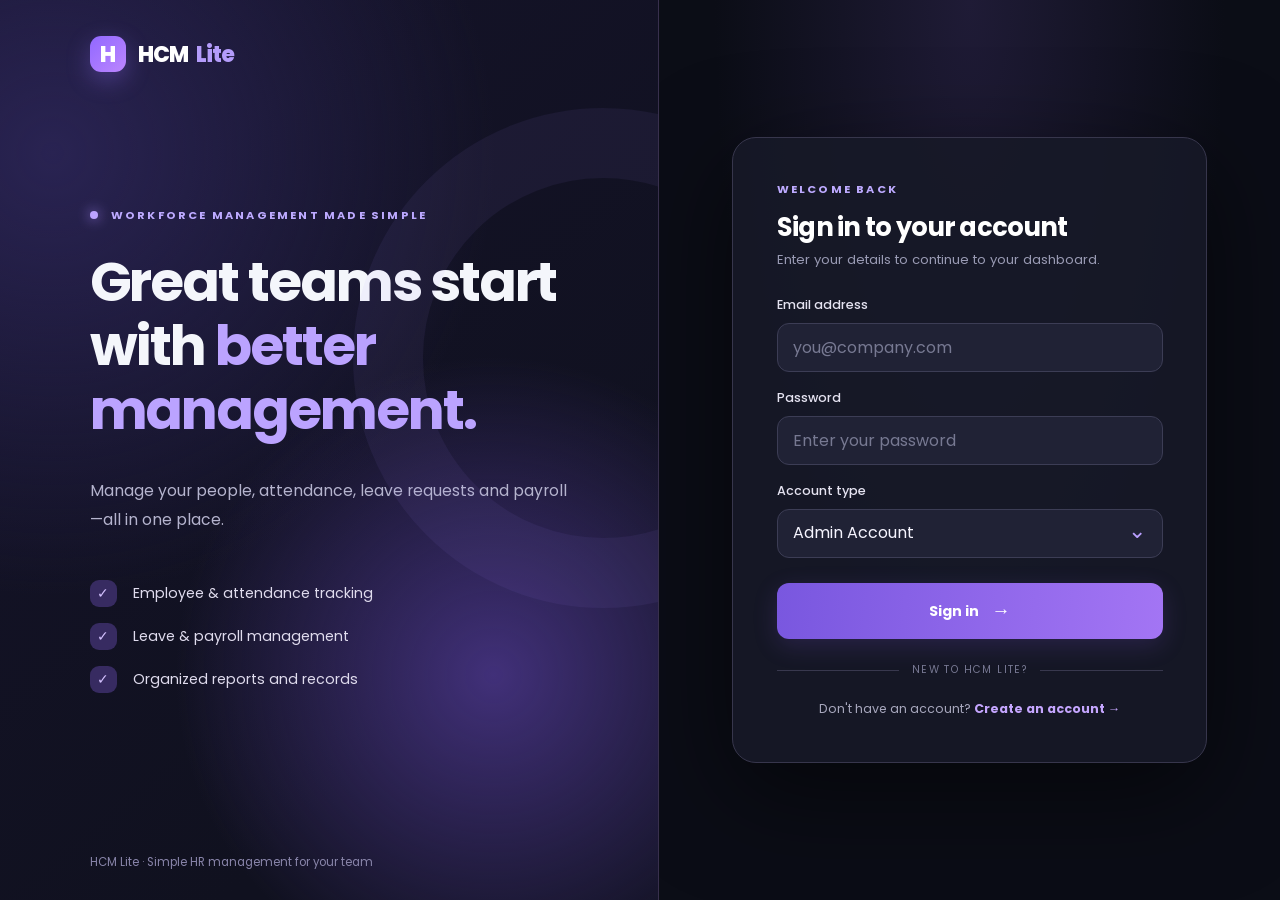
<file: index.html>
<!doctype html>
<html lang="en">

<head>
    <meta charset="UTF-8">
    <meta name="viewport" content="width=device-width,initial-scale=1">
    <title>Sign In | HCM Lite</title>
    <link rel="preconnect" href="https://fonts.googleapis.com">
    <link rel="preconnect" href="https://fonts.gstatic.com" crossorigin>
    <link href="https://fonts.googleapis.com/css2?family=Poppins:wght@400;500;600;700;800&display=swap"
        rel="stylesheet">
    <link rel="stylesheet" href="style.css">
</head>

<body class="auth-page">
    <main class="auth-layout">
        <aside class="auth-intro">
            <div class="brand-mark"><span class="brand-icon">H</span> HCM <span class="brand-light">Lite</span></div>
            <div class="eyebrow"><span class="live-dot"></span> WORKFORCE MANAGEMENT MADE SIMPLE</div>
            <h1>Great teams start with <em>better management.</em></h1>
            <p>Manage your people, attendance, leave requests and payroll—all in one place.</p>
            <div class="feature-list">
                <div><span>✓</span> Employee & attendance tracking</div>
                <div><span>✓</span> Leave & payroll management</div>
                <div><span>✓</span> Organized reports and records</div>
            </div>
            <div class="auth-foot">HCM Lite · Simple HR management for your team</div>
        </aside>
        <section class="auth-panel">
            <div class="auth-card">
                <div class="mobile-brand">HCM <span>Lite</span></div>
                <div class="auth-eyebrow">WELCOME BACK</div>
                <h2>Sign in to your account</h2>
                <p class="subtitle">Enter your details to continue to your dashboard.</p>
                <form id="loginForm"><label for="email">Email address</label><input id="email" type="email"
                        autocomplete="username" placeholder="you@company.com" required><label
                        for="password">Password</label><input id="password" type="password"
                        autocomplete="current-password" placeholder="Enter your password" required><label
                        for="loginRole">Account type</label>
                    <div class="select-holder"><select id="loginRole" required>
                            <option value="admin">Admin Account</option>
                            <option value="employee">Employee Account</option>
                        </select></div><button type="submit" class="primary-action">Sign in <span
                            aria-hidden="true">→</span></button>
                </form>
                <p id="message" role="status" aria-live="polite"></p>
                <div class="auth-divider"><span>NEW TO HCM LITE?</span></div>
                <p class="auth-switch">Don't have an account? <a href="signup.html">Create an account →</a></p>
            </div>
        </section>
    </main>
    <script src="storage.js"></script>
    <script src="app.js"></script>
</body>

</html>
</file>
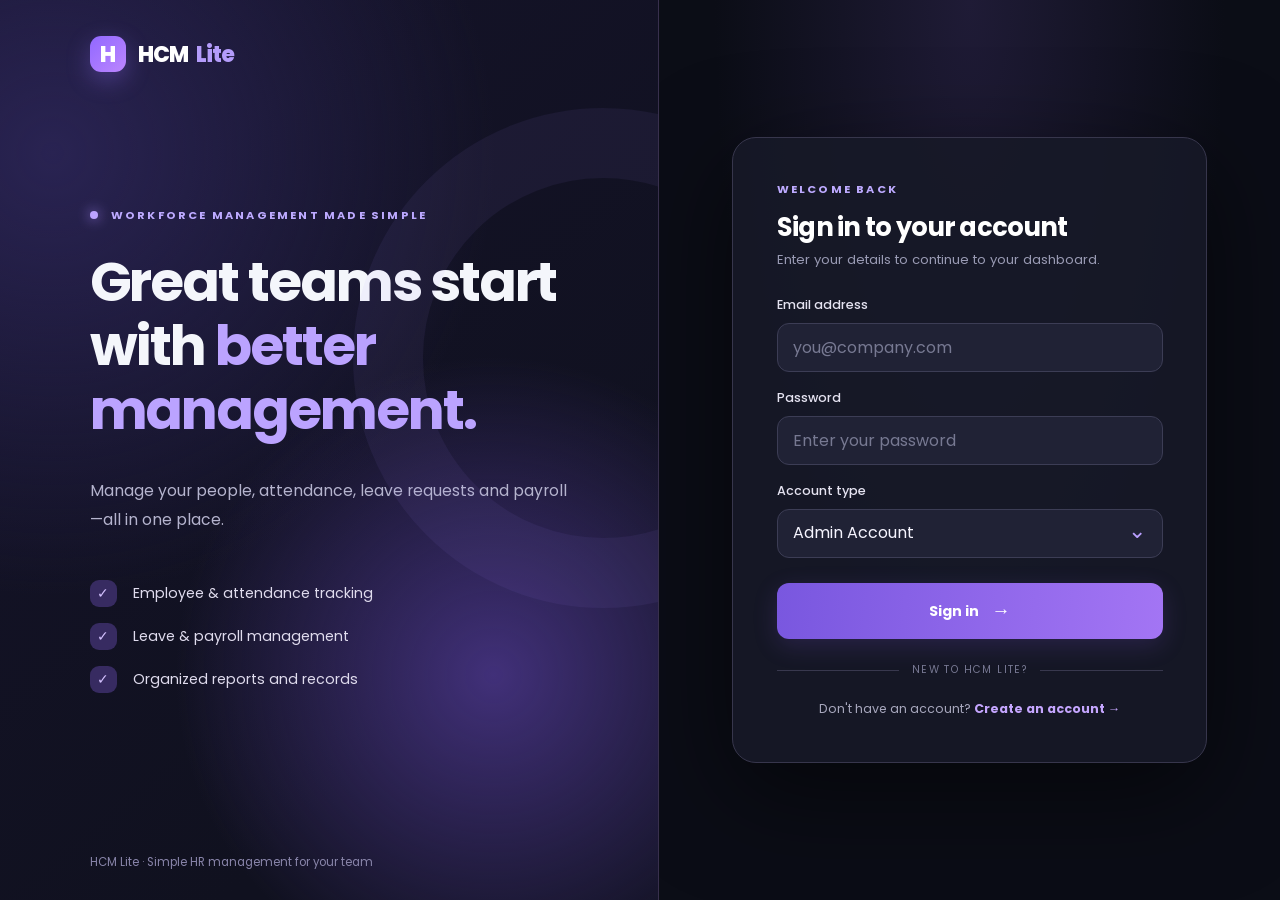
<file: admin.html>
<!doctype html>
<html lang="en">
  <head>
    <meta charset="UTF-8" />
    <meta name="viewport" content="width=device-width, initial-scale=1.0" />
    <title>Admin Dashboard | HCM Lite</title>
    <script>
      try {
        var s = JSON.parse(localStorage.getItem("hcm_session"));
        if (!s || s.role !== "admin") location.replace("index.html");
      } catch (e) {
        location.replace("index.html");
      }
    </script>
    <link rel="stylesheet" href="style.css" />
    <link rel="preconnect" href="https://fonts.googleapis.com" /><link rel="preconnect" href="https://fonts.gstatic.com" crossorigin />
    <script src="storage.js" defer></script>
    <script src="nav.js" defer></script>
    <script src="dashboard.js" defer></script>
    <script src="password.js" defer></script>
  </head>
  <body>
    <div id="nav"></div>
    <main class="container">
      <h1 id="companyTitle">Admin Dashboard</h1>
      <p class="subtitle">Manage employees and attendance.</p>

      <section class="grid">
        <div class="stat">
          <span>Total employees</span><strong id="employeeCount">0</strong>
        </div>
        <div class="stat s-in">
          <span>Checked in today</span><strong id="presentCount">0</strong>
        </div>
        <div class="stat s-late">
          <span>Late today</span><strong id="lateCount">0</strong>
        </div>
        <div class="stat s-leave">
          <span>On leave today</span><strong id="leaveCount">0</strong>
        </div>
      </section>

      <section class="card">
        <h2 id="formTitle">Add Employee</h2>
        <form id="employeeForm">
          <div class="form-grid">
            <div>
              <label for="empName">Full name</label>
              <input id="empName" required />
            </div>
            <div>
              <label for="empEmail">Email</label>
              <input id="empEmail" type="email" required />
            </div>
            <div>
              <label for="empPassword">Initial password</label>
              <input id="empPassword" type="password" minlength="6" required />
            </div>
            <div>
              <label for="empDepartment">Department</label>
              <input id="empDepartment" required />
            </div>
            <div>
              <label for="empSalary">Monthly salary (PKR)</label>
              <input id="empSalary" type="number" min="1" required />
            </div>
            <div>
              <label for="empPayMethod">Salary payment method</label>
              <select id="empPayMethod">
                <option value="bank">Bank account transfer</option>
                <option value="cheque">Cheque collection from company</option>
              </select>
            </div>
          </div>
          <div id="bankFields" class="form-grid">
            <div>
              <label for="empBank">Bank name</label>
              <input id="empBank" placeholder="e.g. HBL" />
            </div>
            <div>
              <label for="empAccount">Account number / IBAN</label>
              <input id="empAccount" />
            </div>
          </div>
          <div class="row-actions">
            <button type="submit" id="empSubmit">Add Employee</button>
            <button type="button" id="cancelEdit" class="btn-ghost" hidden>
              Cancel edit
            </button>
          </div>
        </form>
        <p id="adminMessage" role="status"></p>
      </section>

      <section class="card">
        <h2>Employee Directory</h2>
        <label for="employeeSearch">Search employees</label>
        <input
          id="employeeSearch"
          placeholder="Search by name, email or department"
        />
        <div id="employeeList"></div>
      </section>

      <section class="card">
        <h2>Smart Helper</h2>
        <form id="helperForm">
          <label for="helperQuestion">Ask a question</label>
          <input
            id="helperQuestion"
            required
            placeholder="How many employees do we have?"
          />
          <button type="submit">Ask Helper</button>
        </form>
        <p id="helperAnswer" role="status"></p>
      </section>

      <section class="card">
        <h2>Change Password</h2>
        <form id="passwordForm" class="form-grid">
          <div>
            <label for="curPass">Current password</label>
            <input id="curPass" type="password" required />
          </div>
          <div>
            <label for="newPass">New password</label>
            <input id="newPass" type="password" minlength="6" required />
          </div>
          <div>
            <label for="newPass2">Confirm new password</label>
            <input id="newPass2" type="password" minlength="6" required />
          </div>
          <div style="grid-column: 1/-1">
            <button type="submit">Update Password</button>
          </div>
        </form>
        <p id="passwordMessage" role="status"></p>
      </section>
    </main>
  </body>
</html>
</file>
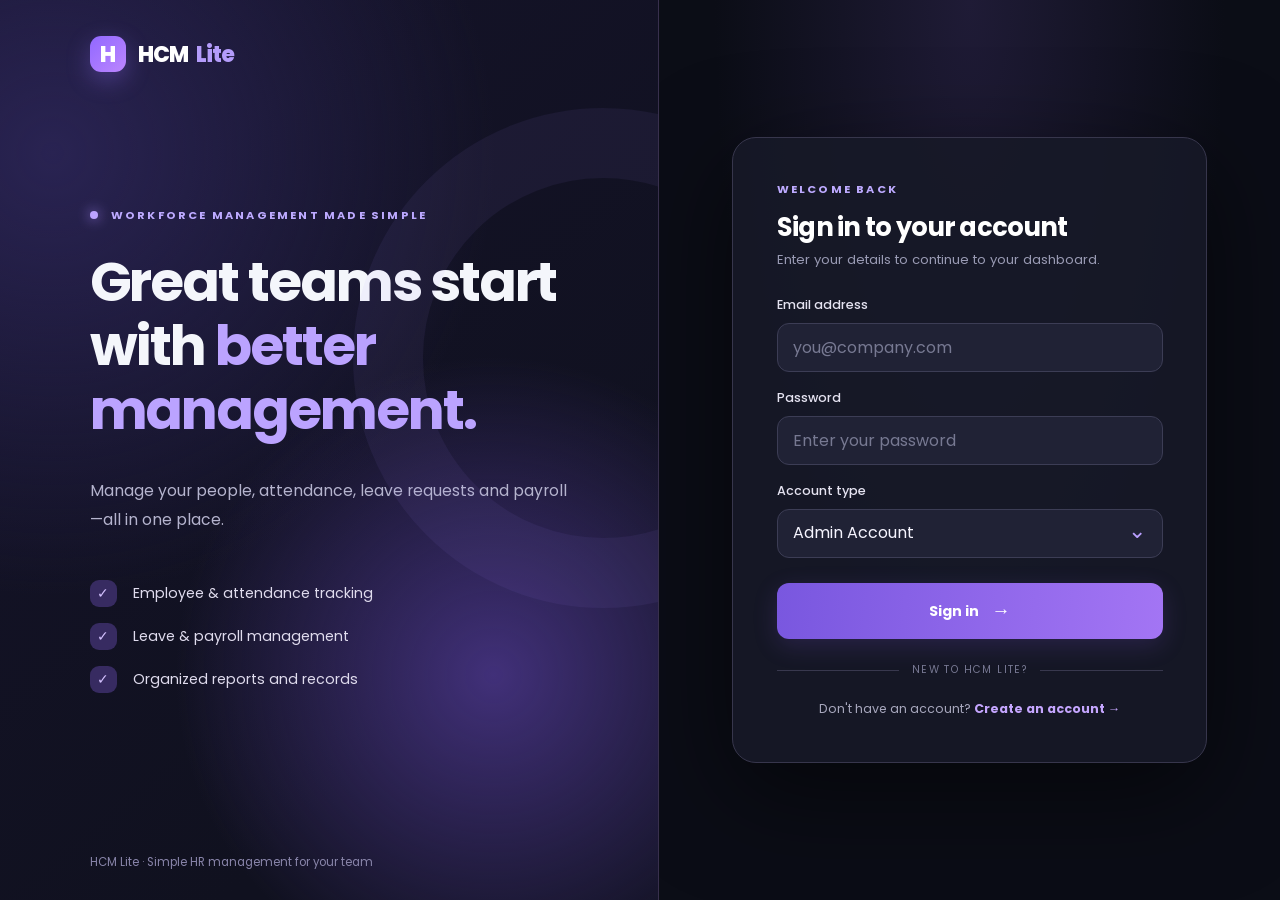
<file: employee.html>
<!doctype html>
<html lang="en">
  <head>
    <meta charset="UTF-8" />
    <meta name="viewport" content="width=device-width, initial-scale=1.0" />
    <title>Employee Portal | HCM Lite</title>
    <script>
      try {
        var s = JSON.parse(localStorage.getItem("hcm_session"));
        if (!s || s.role !== "employee") location.replace("index.html");
      } catch (e) {
        location.replace("index.html");
      }
    </script>
    <link rel="stylesheet" href="style.css" />
    <link rel="preconnect" href="https://fonts.googleapis.com" /><link rel="preconnect" href="https://fonts.gstatic.com" crossorigin />
    <script src="storage.js" defer></script>
    <script src="nav.js" defer></script>
    <script src="dashboard.js" defer></script>
    <script src="payroll.js" defer></script>
    <script src="employee.js" defer></script>
    <script src="leave.js" defer></script>
    <script src="salary.js" defer></script>
    <script src="password.js" defer></script>
  </head>
  <body>
    <div id="nav"></div>
    <main class="container">
      <h1 id="employeeTitle">Employee Portal</h1>
      <p class="subtitle">Your attendance and self-service dashboard.</p>

      <section class="card">
        <h2>Today's Attendance</h2>
        <p id="attendanceStatus">You have not checked in today.</p>
        <div class="attendance-actions">
          <button type="button" id="checkInBtn">Check In</button>
          <button type="button" id="checkOutBtn">Check Out</button>
        </div>
      </section>

      <section class="card">
        <h2>My Attendance History</h2>
        <div id="myAttendance"></div>
      </section>

      <section class="card">
        <h2>Apply for Leave</h2>
        <p>
          Remaining leave days: <strong id="leaveBalance">Loading...</strong>
        </p>
        <form id="leaveForm">
          <div class="form-grid">
            <div>
              <label for="leaveType">Leave type</label>
              <select id="leaveType" required>
                <option value="">Select leave type</option>
                <option value="Casual">Casual Leave</option>
                <option value="Sick">Sick Leave</option>
                <option value="Annual">Annual Leave</option>
              </select>
            </div>
            <div>
              <label for="leaveFrom">From date</label>
              <input type="date" id="leaveFrom" required />
            </div>
            <div>
              <label for="leaveTo">To date</label>
              <input type="date" id="leaveTo" required />
            </div>
          </div>
          <label for="leaveReason">Reason</label>
          <textarea
            id="leaveReason"
            required
            placeholder="Explain your reason for leave"
          ></textarea>
          <button type="submit">Submit Leave Request</button>
        </form>
        <p id="leaveMessage" role="status"></p>
        <h3>My Leave Requests</h3>
        <div id="myLeaves"></div>
      </section>

      <section class="card">
        <h2>Salary Slip</h2>
        <form id="salaryForm" class="toolbar">
          <div>
            <label for="slipMonth">Select month</label>
            <input type="month" id="slipMonth" required />
          </div>
          <button type="submit">Generate Salary Slip</button>
        </form>
        <div id="salarySlip"></div>
        <button type="button" id="printSlipBtn" hidden>
          Print / Save as PDF
        </button>
      </section>

      <section class="card">
        <h2>Smart Helper</h2>
        <form id="employeeHelperForm">
          <label for="employeeQuestion">Ask a question</label>
          <input
            id="employeeQuestion"
            required
            placeholder="Was I late today?"
          />
          <button type="submit">Ask Helper</button>
        </form>
        <p id="employeeAnswer" role="status"></p>
      </section>

      <section class="card">
        <h2>Change Password</h2>
        <form id="passwordForm" class="form-grid">
          <div>
            <label for="curPass">Current password</label>
            <input id="curPass" type="password" required />
          </div>
          <div>
            <label for="newPass">New password</label>
            <input id="newPass" type="password" minlength="6" required />
          </div>
          <div>
            <label for="newPass2">Confirm new password</label>
            <input id="newPass2" type="password" minlength="6" required />
          </div>
          <div style="grid-column: 1/-1">
            <button type="submit">Update Password</button>
          </div>
        </form>
        <p id="passwordMessage" role="status"></p>
      </section>
    </main>
  </body>
</html>
</file>
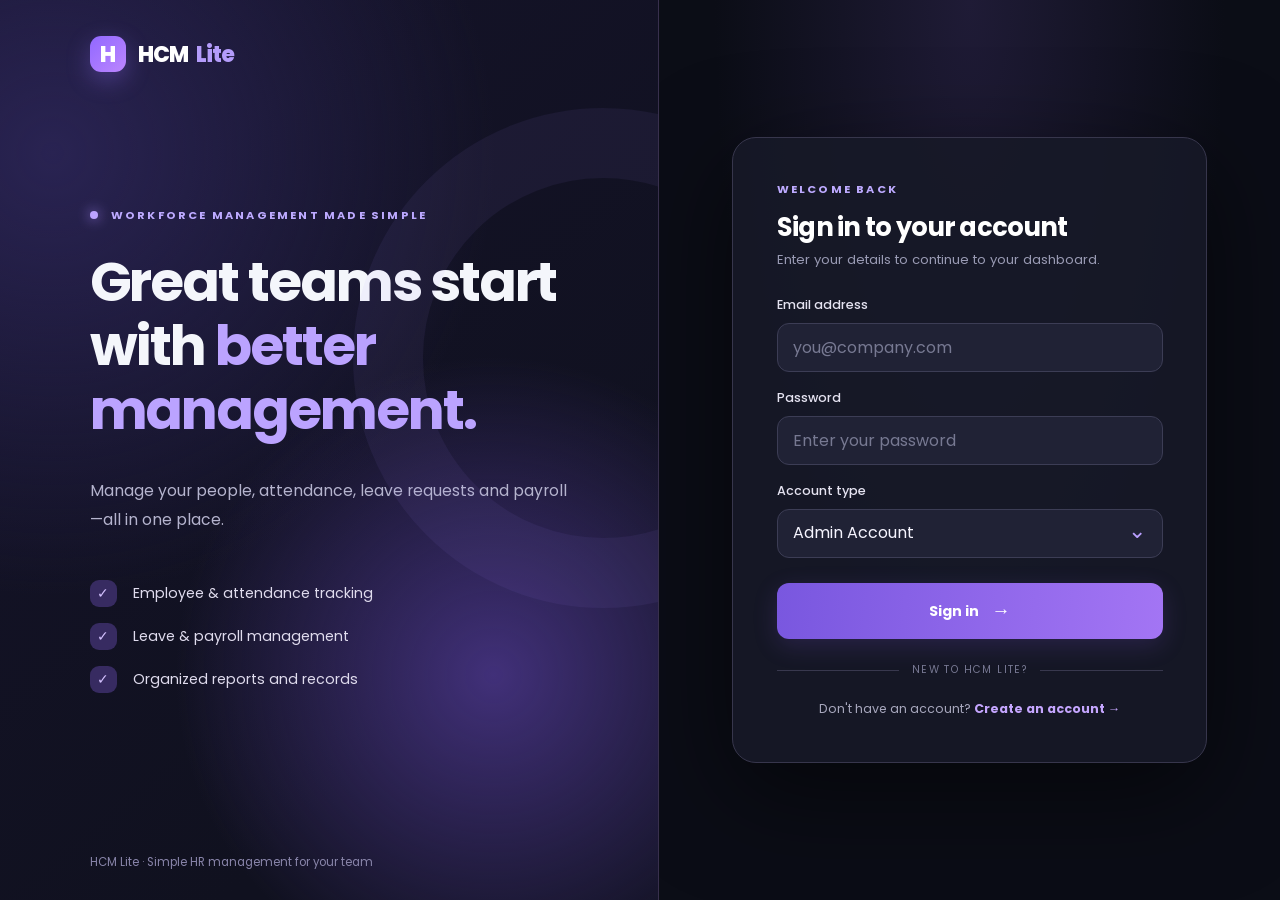
<file: leaves.html>
<!DOCTYPE html>
<html lang="en">
<head>
  <meta charset="UTF-8">
  <meta name="viewport" content="width=device-width, initial-scale=1.0">
  <title>Leave Management | HCM Lite</title>
  <script>try{var s=JSON.parse(localStorage.getItem("hcm_session"));if(!s||s.role!=="admin")location.replace("index.html")}catch(e){location.replace("index.html")}</script>
  <link rel="stylesheet" href="style.css">
    <link rel="preconnect" href="https://fonts.googleapis.com"><link rel="preconnect" href="https://fonts.gstatic.com" crossorigin>
  <script src="storage.js" defer></script>
  <script src="nav.js" defer></script>
  <script src="dashboard.js" defer></script>
  <script src="leave.js" defer></script>
</head>
<body>
<div id="nav"></div>
<main class="container">

  <h1>Leave Management</h1>
  <p class="subtitle">Review employee leave applications.</p>
  <section class="card">
    <p id="leaveAdminMessage" role="status"></p>
    <h2>All Leave Requests</h2>
    <div id="leaveList"></div>
  </section>
</main>
</body>
</html>
</file>
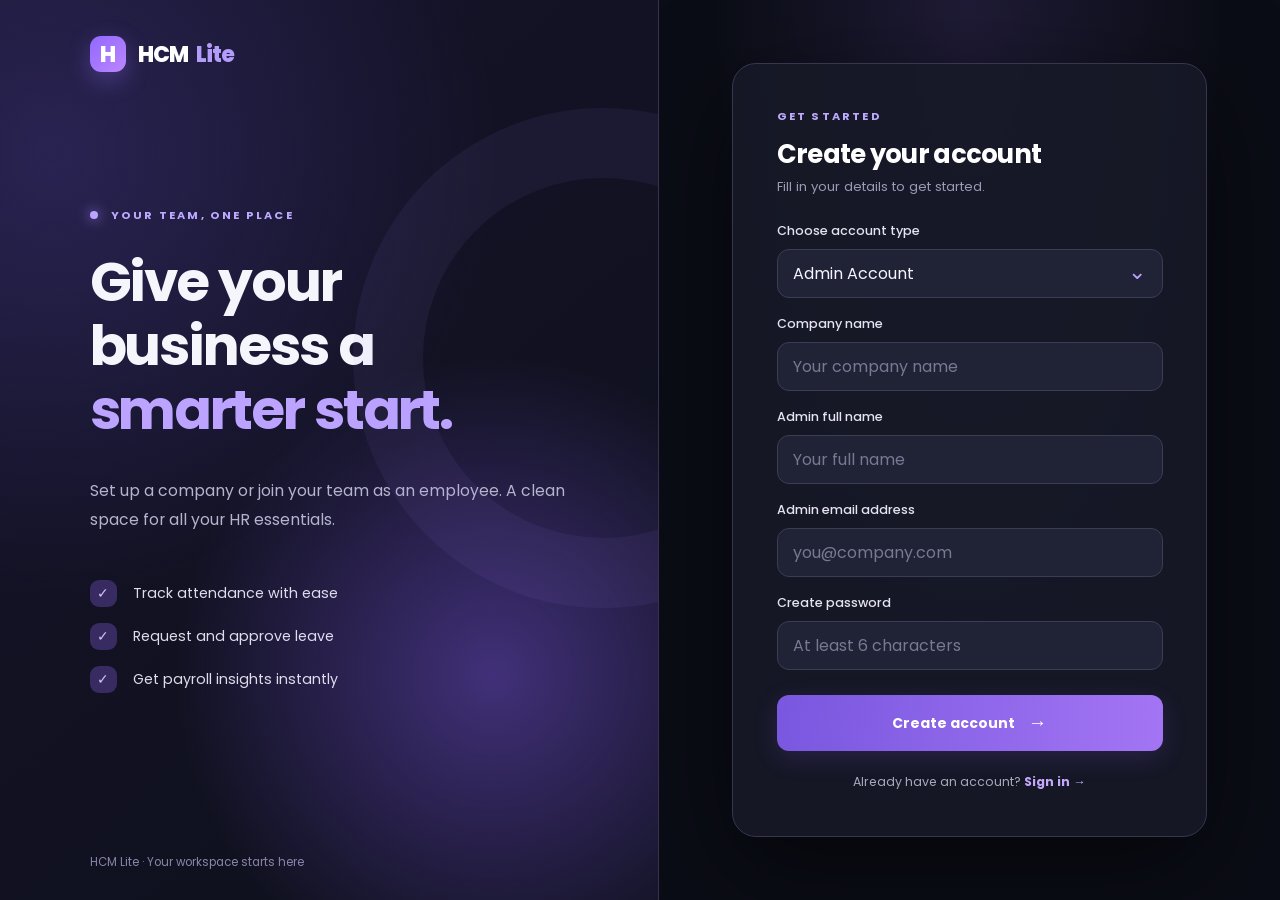
<file: signup.html>
<!doctype html>
<html lang="en">

<head>
    <meta charset="UTF-8">
    <meta name="viewport" content="width=device-width,initial-scale=1">
    <title>Create Account | HCM Lite</title>
    <link rel="preconnect" href="https://fonts.googleapis.com">
    <link rel="preconnect" href="https://fonts.gstatic.com" crossorigin>
    <link href="https://fonts.googleapis.com/css2?family=Poppins:wght@400;500;600;700;800&display=swap"
        rel="stylesheet">
    <link rel="stylesheet" href="style.css">
</head>

<body class="auth-page">
    <main class="auth-layout">
        <aside class="auth-intro">
            <div class="brand-mark"><span class="brand-icon">H</span> HCM <span class="brand-light">Lite</span></div>
            <div class="eyebrow"><span class="live-dot"></span> YOUR TEAM, ONE PLACE</div>
            <h1>Give your business a <em>smarter start.</em></h1>
            <p>Set up a company or join your team as an employee. A clean space for all your HR essentials.</p>
            <div class="feature-list">
                <div><span>✓</span> Track attendance with ease</div>
                <div><span>✓</span> Request and approve leave</div>
                <div><span>✓</span> Get payroll insights instantly</div>
            </div>
            <div class="auth-foot">HCM Lite · Your workspace starts here</div>
        </aside>
        <section class="auth-panel">
            <div class="auth-card">
                <div class="mobile-brand">HCM <span>Lite</span></div>
                <div class="auth-eyebrow">GET STARTED</div>
                <h2>Create your account</h2>
                <p class="subtitle">Fill in your details to get started.</p>
                <form id="setupForm"><label for="accountType">Choose account type</label>
                    <div class="select-holder"><select id="accountType" required>
                            <option value="admin">Admin Account</option>
                            <option value="employee">Employee Account</option>
                        </select></div>
                    <div id="adminFields"><label for="companyName">Company name</label><input id="companyName"
                            placeholder="Your company name" autocomplete="organization" required></div>
                    <div id="employeeInfo" class="role-note" hidden>Employee accounts can be created after an admin sets
                        up the company. Enter your details below.</div><label for="adminName" id="nameLabel">Admin full
                        name</label><input id="adminName" placeholder="Your full name" autocomplete="name"
                        required><label for="adminEmail" id="emailLabel">Admin email address</label><input
                        id="adminEmail" type="email" autocomplete="email" placeholder="you@company.com" required><label
                        for="adminPassword">Create password</label><input id="adminPassword" type="password"
                        minlength="6" autocomplete="new-password" placeholder="At least 6 characters" required><button
                        type="submit" class="primary-action">Create account <span aria-hidden="true">→</span></button>
                </form>
                <p id="message" role="status" aria-live="polite"></p>
                <p class="auth-switch">Already have an account? <a href="index.html">Sign in →</a></p>
            </div>
        </section>
    </main>
    <script src="storage.js"></script>
    <script src="app.js"></script>
</body>

</html>
</file>
<file: style.css>
/* HCM Lite — responsive stylesheet */
:root{font-family:Inter,system-ui,-apple-system,"Segoe UI",sans-serif;color:#172338;background:#f3f6fb;font-synthesis:none}*{box-sizing:border-box}body{margin:0;line-height:1.5}h1,h2,h3,h4{line-height:1.25;color:#152341}h1{font-size:clamp(1.7rem,3vw,2.3rem)}h2{font-size:1.24rem}button,input,select,textarea{font:inherit}button{border:0;border-radius:9px;background:#304ad7;color:#fff;padding:10px 16px;cursor:pointer;font-weight:600}button:hover{filter:brightness(.94)}button:disabled{opacity:.45;cursor:not-allowed}.btn-ghost{background:#edf1fd;color:#2944ad}.btn-in{background:#15803d}.btn-out{background:#bd3043}.btn-leave{background:#7048b7}.hidden,[hidden]{display:none!important}.container{max-width:1160px;margin:0 auto;padding:30px 20px}.center{display:grid;min-height:100vh;place-items:center}.auth-card,.card{background:#fff;border:1px solid #e0e7f1;border-radius:16px;padding:25px;box-shadow:0 6px 24px #1523410a}.auth-card{width:min(100%,430px)}.auth-card h1,.auth-card>.subtitle,.auth-card>.logo{text-align:center}.logo{display:grid;place-items:center;width:70px;height:70px;border-radius:16px;background:#304ad7;color:white;font-weight:800;font-size:24px;margin:0 auto 12px}.subtitle{color:#68758a;margin-top:5px;margin-bottom:24px}form label{display:block;font-weight:600;font-size:.93rem;margin:12px 0 5px}input:not([type=checkbox]):not([type=file]),select,textarea{width:100%;border:1px solid #ced7e4;border-radius:9px;padding:10px 12px;color:#172338;background:#fff;min-width:0}input:focus,select:focus,textarea:focus{outline:2px solid #9aaaff;outline-offset:1px}textarea{min-height:105px;resize:vertical}form>button{margin-top:16px}.grid,.form-grid{display:grid;grid-template-columns:repeat(auto-fit,minmax(190px,1fr));gap:15px}.grid{margin:18px 0 25px}.form-grid label{margin-top:0}.card{margin:20px 0}.stat{border-radius:14px;background:white;border:1px solid #dce4f0;padding:19px}.stat span{display:block;color:#69758a}.stat strong{display:block;margin-top:10px;font-size:2rem;color:#304ad7}.s-in strong{color:#15803d}.s-late strong{color:#be7220}.s-leave strong{color:#7048b7}.toolbar,.row-actions,.attendance-actions,.checks{display:flex;align-items:end;gap:12px;flex-wrap:wrap}.toolbar>div{flex:1;min-width:180px}.row-actions{margin-top:12px}.emp-card{padding:15px 0;border-bottom:1px solid #e4e9f0}.rec{padding:10px 14px;margin:7px 0;border-radius:8px;background:#f4f6fb}.rec.late,.tag-late{background:#fff2db;color:#965b12}.rec.half{background:#fff5e6}.rec.leave,.tag-leave{background:#f0eafb;color:#623a9c}.tag{display:inline-block;border-radius:99px;padding:4px 10px;font-size:.78rem;background:#ecf1fb}.tag-present,.tag-paid{background:#dcfce7;color:#166534}.tag-absent,.tag-incomplete{background:#ffe4e6;color:#9f1239}.tag-pending{background:#fef3c7;color:#92400e}.nav{background:#172b53;color:white}.nav-inner{max-width:1160px;margin:auto;display:flex;align-items:center;gap:20px;padding:13px 20px}.nav-brand{font-size:1.1rem;font-weight:800;overflow-wrap:anywhere}.nav-links{margin-left:auto;display:flex;align-items:center;gap:12px}.nav-links a{color:#dce7ff;text-decoration:none;padding:8px}.nav-links a.active{color:white;text-decoration:underline}.nav-links button{background:#374b71}#navToggle{display:none}.table-wrap{width:100%;overflow:auto}table{border-collapse:collapse;width:100%;font-size:.92rem}th,td{text-align:left;padding:10px;border-bottom:1px solid #e0e7f1;white-space:nowrap}th{background:#f0f4fa;color:#36445b}.slip{border:1px solid #cfd9e8;background:white;padding:25px;margin:22px 0;max-width:850px}.slip-head,.slip-net{display:flex;justify-content:space-between;gap:15px}.slip-title{display:grid;text-align:right}.slip-info{display:grid;grid-template-columns:repeat(2,minmax(0,1fr));gap:10px;margin:20px 0}.slip-info div span{color:#6b7280;display:block}.slip-cols{display:grid;grid-template-columns:1fr 1fr;gap:18px}.slip-chips{display:flex;gap:7px;flex-wrap:wrap;margin:20px 0}.slip-net{padding:15px;background:#edf1fd;border-radius:8px}.slip-pay,.slip-sign{margin-top:20px}.slip-sign{display:flex;justify-content:space-between;gap:15px;padding-top:30px}.slip-sign div{border-top:1px solid #777;padding-top:7px}.slip-note{color:#805513}#message.error{color:#b91c1c}#message.success{color:#15803d}#message, [id$=Message]{margin-top:13px} @media(max-width:700px){.container{padding:18px 12px}.card,.auth-card{padding:16px}.slip-cols,.slip-info{grid-template-columns:1fr}.nav-inner{flex-wrap:wrap}#navToggle{display:block;margin-left:auto}.nav-links{display:none;width:100%;flex-direction:column;align-items:stretch;margin:0}.nav-links.open{display:flex}.nav-links a{display:block}}@media print{body{background:white}.nav,.toolbar,.row-actions,button,form,.card:not(:has(.slip)),h1,.subtitle{display:none!important}.container{padding:0;max-width:none}.card{padding:0;border:0;box-shadow:none}.slip{border:0;margin:0;max-width:none}}

/* =====================================================
   HCM Lite — Black UI theme
   Consistent dark surfaces across every page.
   ===================================================== */
:root {
  color-scheme: dark;
  --bg: #08090d;
  --surface: #12141b;
  --surface-raised: #191c25;
  --surface-hover: #232735;
  --border: #303542;
  --text: #f4f6fb;
  --muted: #a3adbf;
  --accent: #8b8bff;
  --accent-hover: #a4a3ff;
  --green: #6fe0aa;
  --orange: #ffc077;
  --red: #ff8698;
  --purple: #c3a5ff;
  background: var(--bg);
  color: var(--text);
}
html { background: var(--bg); }
body {
  background: radial-gradient(ellipse 700px 430px at 50% -230px, #20223b 0%, transparent 85%), var(--bg);
  color: var(--text);
  min-height: 100vh;
}
h1,h2,h3,h4 { color: var(--text); }
a { color: var(--accent-hover); }
a:hover { color: #d0cfff; }
.subtitle, .stat span, .slip-info div span { color: var(--muted); }
.auth-card,.card {
  background: var(--surface);
  border: 1px solid var(--border);
  box-shadow: 0 12px 45px #0005;
}
.auth-card { box-shadow: 0 26px 90px #0009; }
.logo {
  background: linear-gradient(135deg, #6262f5, #9b62df);
  color: #fff;
  box-shadow: 0 8px 30px #7366ee40;
}
button { background: #7777ee; color: #fff; transition: background .2s, transform .2s; }
button:not(:disabled):hover { background: #9493fc; filter: none; }
button:not(:disabled):active { transform: translateY(1px); }
button:focus-visible, a:focus-visible { outline: 2px solid var(--accent); outline-offset: 3px; }
.btn-ghost { background: #282c40; color: #dedfff; border: 1px solid #414660; }
.btn-ghost:not(:disabled):hover { background: #343a55; }
.btn-in { background: #146b4a; color: #e5fff3; }
.btn-in:not(:disabled):hover { background: #1b8960; }
.btn-out { background: #802b42; color: #fff1f2; }
.btn-out:not(:disabled):hover { background: #a83a55; }
.btn-leave { background: #6545a5; }
.btn-leave:not(:disabled):hover { background: #825bc8; }
input:not([type=checkbox]):not([type=file]),select,textarea {
  background: #1a1d27;
  color: var(--text);
  border: 1px solid #3b4151;
}
input::placeholder,textarea::placeholder { color: #8994aa; opacity: 1; }
input:focus,select:focus,textarea:focus { outline: 2px solid #8686fa; outline-offset: 1px; border-color: #9291ff; }
input[type="checkbox"] { accent-color: #8686fa; }
input[type="file"] { color: var(--muted); max-width: 100%; }
input[type="file"]::file-selector-button { background: #282c40; color: #fff; border: 1px solid var(--border); border-radius: 7px; padding: 8px; cursor: pointer; }
.stat { background: var(--surface-raised); border: 1px solid var(--border); }
.stat strong { color: var(--accent-hover); }
.s-in strong { color: var(--green); }
.s-late strong { color: var(--orange); }
.s-leave strong { color: var(--purple); }
.emp-card { border-bottom-color: var(--border); }
.emp-card p[style] { color: var(--muted) !important; }
.rec { background: #202430; color: var(--text); border: 1px solid var(--border); }
.rec.late,.tag-late { background: #47321e; color: #ffd5a0; }
.rec.half { background: #3d321f; color: #f5d3a2; }
.rec.leave,.tag-leave { background: #342945; color: #dec9ff; }
.tag { background: #2a3141; color: #e4e9f5; }
.tag-present,.tag-paid { background: #1b4033; color: #a7f5cc; }
.tag-absent,.tag-incomplete { background: #49262d; color: #ffb0bd; }
.tag-pending { background: #493a22; color: #f6d693; }
.nav { background: #11131a; border-bottom: 1px solid var(--border); }
.nav-brand { color: #fff; }
.nav-links a { color: #b9c2d4; border-radius: 8px; }
.nav-links a:hover,.nav-links a.active { color: #fff; background: #272b3b; text-decoration: none; }
.nav-links button { background: #292d3e; }
.nav-links button:hover { background: #393e56; }
.table-wrap { border: 1px solid var(--border); border-radius: 11px; }
table { color: var(--text); }
th,td { border-bottom: 1px solid var(--border); }
th { background: #202430; color: #cbd3e4; }
tbody tr:hover { background: #1e2230; }
.slip { background: #161922; color: var(--text); border: 1px solid var(--border); border-radius: 12px; }
.slip-net { background: #292b49; color: #fff; }
.slip-sign div { border-top-color: #8993a6; }
.slip-note { color: #ffcd83; }
#message.error { color: var(--red); }
#message.success { color: var(--green); }
#leaveList > section { border-color: var(--border) !important; background: var(--surface-raised); }
#leaveMessage[style*="220, 38, 38"] { color: var(--red) !important; }
#leaveMessage[style*="21, 128, 61"] { color: var(--green) !important; }
::selection { background: #6c66c5; color: #fff; }
@media print {
  :root { color-scheme: light; --text: #111827; --muted: #4b5563; --border: #ddd; }
  html,body { background: #fff !important; color: #111 !important; }
  .slip,.slip * { color: #111 !important; background: white !important; box-shadow: none !important; }
  .slip { border: 0 !important; }
  .slip-net { border: 1px solid #bbb; }
}

/* Premium Poppins dark interface additions */
@import url('https://fonts.googleapis.com/css2?family=Poppins:wght@400;500;600;700;800&display=swap');
:root { font-family:'Poppins',sans-serif !important; --accent:#9573ff; --accent-hover:#b19aff; }
body,button,input,select,textarea { font-family:'Poppins',sans-serif !important; }
button, .nav-links a { transition: background-color .22s ease, transform .22s ease, box-shadow .22s ease, border-color .22s ease, color .22s ease !important; }
button:not(:disabled):hover { transform: translateY(-3px); box-shadow: 0 10px 26px rgba(129,99,255,.30); }
button:not(:disabled):active { transform:translateY(0); }
button:focus-visible,select:focus-visible,input:focus-visible { outline:2px solid #b89fff;outline-offset:3px; }
.auth-page { background:#090b14; }
.auth-layout { display:grid; grid-template-columns:minmax(0,1.03fr) minmax(0,.97fr); min-height:100vh; }
.auth-intro { position:relative; display:flex; flex-direction:column; justify-content:center; padding:clamp(34px,7vw,115px); overflow:hidden; background: radial-gradient(circle at 75% 75%,#413079 0%,transparent 38%),radial-gradient(circle at 8% 17%,#292352,transparent 46%),linear-gradient(140deg,#15132a,#10111f 75%);border-right:1px solid #38304d; }
.auth-intro:after { content:'';position:absolute; width:360px;height:360px;right:-195px;top:12%; border-radius:50%;border:70px solid rgba(160,129,255,.065);pointer-events:none; }
.brand-mark { position:absolute;top:36px;left:clamp(34px,7vw,115px);display:flex;align-items:center;gap:7px;font-weight:800;font-size:22px;letter-spacing:-.7px;color:#fff; }
.brand-icon {background:linear-gradient(135deg,#9168ff,#bc86fe);width:36px;height:36px;display:grid;place-items:center;border-radius:11px;font-weight:800;color:#fff;margin-right:5px;box-shadow:0 8px 25px #9573ff55;}
.brand-light,.mobile-brand span { color:#b49cfb; }
.eyebrow,.auth-eyebrow { font-size:.70rem;font-weight:700;letter-spacing:2.2px;color:#bdaaff; }
.live-dot { display:inline-block;width:8px;height:8px;border-radius:50%;background:#bca3ff;margin-right:9px;box-shadow:0 0 13px #aa8cff; }
.auth-intro h1 { font-size:clamp(35px,4.3vw,65px);line-height:1.17;letter-spacing:-2.1px;max-width:660px;margin:26px 0 18px;font-weight:700; }
.auth-intro h1 em {font-style:normal;color:#bba3ff;}
.auth-intro>p { color:#b5b4ce;max-width:480px;line-height:1.85;font-size:.98rem; }
.feature-list {display:grid;gap:16px;margin-top:30px;color:#e0dcee;font-size:.89rem;}
.feature-list span {display:inline-grid;place-items:center;width:27px;height:27px;border-radius:9px;background:#372b61;color:#d4c2ff;margin-right:12px;font-weight:700;}
.auth-foot { position:absolute;bottom:29px;font-size:.72rem;color:#8985aa; }
.auth-panel {display:grid;place-items:center;padding:32px 22px;background:radial-gradient(ellipse at 50% 0%,#1f1b36 0%,#0b0d16 58%);}
.auth-card {width:min(100%,475px);background:rgba(23,25,39,.9);border:1px solid #37364c;border-radius:24px;padding:clamp(27px,3.4vw,47px);box-shadow:0 30px 100px #0008;}
.auth-card .mobile-brand {display:none;}
.auth-card h2 {font-size:clamp(23px,2vw,29px);letter-spacing:-.7px;margin:13px 0 5px;color:#fff;}
.auth-card .subtitle { font-size:.82rem;line-height:1.8;margin:0 0 24px;color:#999ab3;text-align:left; }
.auth-card form label {color:#e5e3f1;font-size:.79rem;margin:17px 0 8px;font-weight:500;}
.auth-card input:not([type=checkbox]),.auth-card select {height:49px;background:#202235;border:1px solid #3c3d55;border-radius:12px;color:#f6f5ff;padding:0 15px;box-shadow:none;}
.auth-card input:not([type=checkbox]):focus,.auth-card select:focus {border-color:#af8dff;outline:2px solid #7d60bd77;outline-offset:1px;}
.auth-card input::placeholder {color:#777992;}
.auth-card select {appearance:none;cursor:pointer;padding-right:40px;}
.select-holder {position:relative;}
.select-holder:after {content:'⌄';position:absolute;right:17px;top:50%;transform:translateY(-58%);font-size:22px;color:#baa0ff;pointer-events:none;}
.auth-card .primary-action {width:100%;display:flex;align-items:center;justify-content:center;gap:13px;margin-top:25px;padding:14px 20px;border-radius:12px;background:linear-gradient(95deg,#7957df,#a375f4);font-size:.87rem;font-weight:700;box-shadow:0 7px 24px #8054dd30;}
.auth-card .primary-action:hover { background:linear-gradient(95deg,#946cf6,#bd95ff);box-shadow:0 14px 36px #9163f571;transform:translateY(-4px) scale(1.008);}
.auth-card .primary-action span {font-size:19px;}
.auth-switch {text-align:center;color:#a7a7bd;font-size:.78rem;margin:22px 0 0;}
.auth-switch a {color:#c5a6ff;font-weight:700;text-decoration:none;}
.auth-switch a:hover {color:#fff;text-decoration:underline;}
.auth-divider {display:flex;align-items:center;gap:13px;margin-top:23px;color:#777892;font-size:.65rem;letter-spacing:1.4px;white-space:nowrap;}
.auth-divider:before,.auth-divider:after {content:'';flex:1;height:1px;background:#38384e;}
.role-note {background:#29213b;border:1px solid #504069;border-radius:10px;padding:12px 14px;color:#ccbee9;font-size:.75rem;line-height:1.7;margin-top:13px;}
#message:not(:empty) {padding:12px 14px;border-radius:10px;font-size:.78rem;}
#message.error:not(:empty) {background:#42232f;color:#ffb7cb;}
#message.success:not(:empty) {background:#19382d;color:#a7f5cb;}
@media(max-width:900px){.auth-layout{grid-template-columns:1fr}.auth-intro{display:none}.auth-panel{min-height:100vh}.auth-card .mobile-brand{display:block;font-size:1.5rem;font-weight:800;margin-bottom:27px;}}
@media(max-width:480px){.auth-panel{padding:20px 12px}.auth-card{padding:25px 20px;border-radius:19px}.auth-card h2{font-size:24px;}}
@media (prefers-reduced-motion:reduce){button,.nav-links a{transition:none!important;}}
</file>
